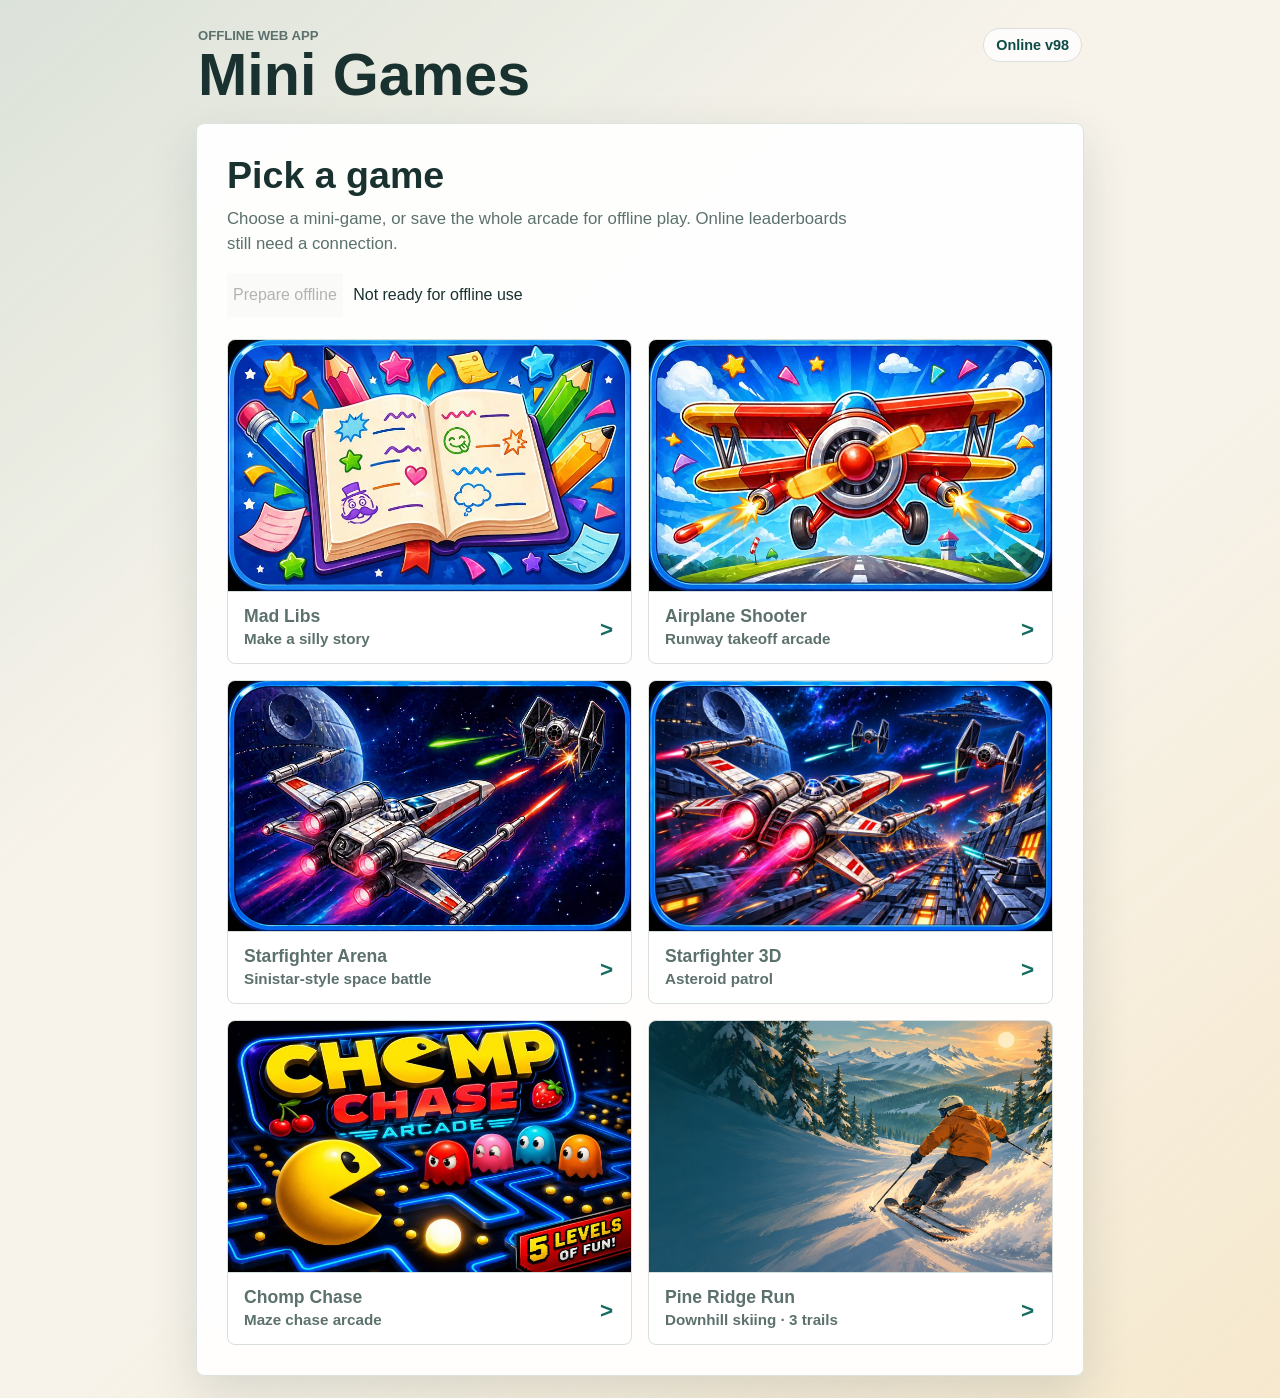
<file: index.html>
<!doctype html>
<html lang="en">
  <head>
    <meta charset="utf-8">
    <meta name="viewport" content="width=device-width, initial-scale=1, maximum-scale=1, user-scalable=no, viewport-fit=cover">
    <meta name="theme-color" content="#146c63">
    <meta name="apple-mobile-web-app-capable" content="yes">
    <meta name="apple-mobile-web-app-title" content="Mini Games">
    <meta name="apple-mobile-web-app-status-bar-style" content="default">
    <title>Mini Games</title>
    <link rel="manifest" href="./manifest.json">
    <link rel="icon" href="./assets/icons/app-icon-192.png" type="image/png">
    <link rel="apple-touch-icon" href="./assets/icons/app-icon-180.png">
    <link rel="stylesheet" href="./styles.css">
    <script type="importmap">
      {
        "imports": {
          "firebase/app": "https://www.gstatic.com/firebasejs/10.12.5/firebase-app.js",
          "firebase/firestore": "https://www.gstatic.com/firebasejs/10.12.5/firebase-firestore.js",
          "three": "./games/starfighter-3d/vendor/three.module.js"
        }
      }
    </script>
    <script type="module" src="./app.js"></script>
  </head>
  <body>
    <div class="app-frame">
      <header class="top-bar">
        <div>
          <p class="eyebrow">Offline web app</p>
          <h1>Mini Games</h1>
        </div>
        <span id="offlineStatus" class="status-pill" aria-live="polite">Ready</span>
      </header>

      <main id="app" class="screen" tabindex="-1"></main>
    </div>
  </body>
</html>
</file>
<file: styles.css>
:root {
  color-scheme: light;
  --bg: #f7f3ea;
  --panel: #ffffff;
  --ink: #19312f;
  --muted: #5c716d;
  --brand: #146c63;
  --brand-dark: #0e4c46;
  --accent: #f2b84b;
  --line: #d9e0dc;
  --shadow: 0 18px 50px rgba(26, 49, 47, 0.14);
  font-family: -apple-system, BlinkMacSystemFont, "Segoe UI", sans-serif;
}

* {
  box-sizing: border-box;
}

[hidden] {
  display: none !important;
}

html {
  min-height: 100%;
  background: var(--bg);
}

body {
  min-height: 100vh;
  margin: 0;
  color: var(--ink);
  background:
    linear-gradient(140deg, rgba(20, 108, 99, 0.12), transparent 36%),
    linear-gradient(320deg, rgba(242, 184, 75, 0.18), transparent 42%),
    var(--bg);
  -webkit-tap-highlight-color: transparent;
  -webkit-touch-callout: none;
}

body.gameplay-scroll-lock {
  position: fixed;
  left: 0;
  right: 0;
  top: var(--gameplay-scroll-offset, 0);
  width: 100%;
  height: 100%;
  overflow: hidden;
  overscroll-behavior: none;
  touch-action: none;
}

button,
input,
select {
  font: inherit;
}

button {
  border: 0;
  -webkit-tap-highlight-color: transparent;
  -webkit-touch-callout: none;
  -webkit-user-select: none;
  user-select: none;
}

.app-frame {
  width: min(100%, 920px);
  min-height: 100vh;
  margin: 0 auto;
  padding: max(18px, env(safe-area-inset-top)) max(16px, env(safe-area-inset-right)) max(22px, env(safe-area-inset-bottom)) max(16px, env(safe-area-inset-left));
}

.top-bar {
  display: flex;
  align-items: flex-start;
  justify-content: space-between;
  gap: 16px;
  padding: 10px 2px 20px;
}

.eyebrow {
  margin: 0 0 4px;
  color: var(--muted);
  font-size: 0.82rem;
  font-weight: 700;
  letter-spacing: 0;
  text-transform: uppercase;
}

h1,
h2,
h3,
p {
  margin-top: 0;
}

h1 {
  margin-bottom: 0;
  font-size: clamp(2rem, 8vw, 3.7rem);
  line-height: 0.95;
}

h2 {
  margin-bottom: 10px;
  font-size: clamp(1.55rem, 5vw, 2.35rem);
}

h3 {
  margin-bottom: 8px;
}

.status-pill {
  flex: 0 0 auto;
  min-height: 34px;
  padding: 8px 12px;
  border: 1px solid var(--line);
  border-radius: 999px;
  background: rgba(255, 255, 255, 0.78);
  color: var(--brand-dark);
  font-size: 0.9rem;
  font-weight: 800;
}

.screen {
  outline: none;
}

.panel {
  width: 100%;
  padding: clamp(18px, 4vw, 30px);
  border: 1px solid rgba(217, 224, 220, 0.9);
  border-radius: 8px;
  background: rgba(255, 255, 255, 0.92);
  box-shadow: var(--shadow);
}

.intro {
  max-width: 620px;
  color: var(--muted);
  font-size: 1.05rem;
  line-height: 1.45;
}

.menu-grid {
  display: grid;
  grid-template-columns: 1fr;
  gap: 16px;
  margin-top: 22px;
}

.menu-button,
.primary-button,
.secondary-button {
  min-height: 54px;
  border-radius: 8px;
  cursor: pointer;
  font-weight: 800;
  touch-action: manipulation;
}

.menu-button {
  position: relative;
  display: flex;
  flex-direction: column;
  align-items: stretch;
  gap: 0;
  width: 100%;
  overflow: hidden;
  padding: 0;
  background: #ffffff;
  color: var(--ink);
  border: 1px solid var(--line);
  text-align: left;
}

.menu-graphic {
  display: block;
  width: 100%;
  aspect-ratio: 8 / 5;
  border: 0;
  border-bottom: 1px solid rgba(25, 49, 47, 0.12);
  border-radius: 0;
  object-fit: cover;
  background: #eef6f3;
}

.menu-button > span {
  display: block;
  min-width: 0;
  padding: 14px 46px 16px 16px;
}

.menu-button strong {
  display: block;
  margin-bottom: 3px;
  font-size: 1.1rem;
}

.menu-button span {
  color: var(--muted);
  font-size: 0.95rem;
  font-weight: 600;
}

.menu-button::after {
  content: ">";
  position: absolute;
  right: 18px;
  bottom: 20px;
  color: var(--brand);
  font-size: 1.4rem;
}

.menu-button:active,
.primary-button:active,
.secondary-button:active {
  transform: scale(0.99);
}

.primary-button {
  padding: 0 20px;
  background: var(--brand);
  color: #ffffff;
}

.secondary-button {
  padding: 0 18px;
  background: #edf5f2;
  color: var(--brand-dark);
  border: 1px solid #cfe2dc;
}

.toolbar {
  display: flex;
  flex-wrap: wrap;
  gap: 10px;
  margin-bottom: 18px;
}

.screen[data-game="mad-libs"] {
  position: relative;
  isolation: isolate;
  min-height: 68vh;
  padding: clamp(8px, 2vw, 18px);
  border-radius: 8px;
  background:
    radial-gradient(circle at 10% 14%, rgba(255, 211, 85, 0.95) 0 5px, transparent 6px),
    radial-gradient(circle at 82% 9%, rgba(63, 214, 170, 0.8) 0 7px, transparent 8px),
    radial-gradient(circle at 92% 66%, rgba(255, 125, 173, 0.9) 0 6px, transparent 7px),
    radial-gradient(circle at 17% 88%, rgba(118, 174, 255, 0.8) 0 8px, transparent 9px),
    linear-gradient(135deg, #fff0a8 0%, #ffd1e4 28%, #bde9ff 60%, #c9f7b5 100%);
  overflow: hidden;
}

.screen[data-game="mad-libs"]::before,
.screen[data-game="mad-libs"]::after {
  content: "";
  position: absolute;
  inset: 0;
  z-index: 0;
  pointer-events: none;
}

.screen[data-game="mad-libs"]::before {
  background:
    linear-gradient(45deg, transparent 0 46%, rgba(255, 255, 255, 0.58) 46% 54%, transparent 54% 100%) 6% 12% / 34px 34px no-repeat,
    linear-gradient(-45deg, transparent 0 46%, rgba(255, 255, 255, 0.58) 46% 54%, transparent 54% 100%) 6% 12% / 34px 34px no-repeat,
    linear-gradient(45deg, transparent 0 46%, rgba(255, 255, 255, 0.52) 46% 54%, transparent 54% 100%) 92% 28% / 28px 28px no-repeat,
    linear-gradient(-45deg, transparent 0 46%, rgba(255, 255, 255, 0.52) 46% 54%, transparent 54% 100%) 92% 28% / 28px 28px no-repeat,
    linear-gradient(45deg, transparent 0 46%, rgba(255, 255, 255, 0.58) 46% 54%, transparent 54% 100%) 84% 88% / 38px 38px no-repeat,
    linear-gradient(-45deg, transparent 0 46%, rgba(255, 255, 255, 0.58) 46% 54%, transparent 54% 100%) 84% 88% / 38px 38px no-repeat;
}

.screen[data-game="mad-libs"]::after {
  background:
    repeating-linear-gradient(90deg, rgba(255, 255, 255, 0.18) 0 8px, transparent 8px 24px),
    repeating-linear-gradient(0deg, rgba(255, 255, 255, 0.12) 0 7px, transparent 7px 28px);
  mix-blend-mode: soft-light;
}

.mad-libs-panel {
  position: relative;
  z-index: 1;
  overflow: hidden;
  border: 3px solid #ffffff;
  background:
    linear-gradient(#ffffff, #ffffff) padding-box,
    linear-gradient(135deg, #ffcf3f, #ff6fb1, #62d8f9, #68d86a) border-box;
  box-shadow: 0 18px 45px rgba(100, 55, 138, 0.18), 0 0 0 8px rgba(255, 255, 255, 0.35);
}

.mad-libs-panel::before {
  content: "";
  position: absolute;
  right: -34px;
  top: -42px;
  width: 160px;
  aspect-ratio: 1;
  border-radius: 50%;
  background: radial-gradient(circle, rgba(255, 207, 63, 0.42), rgba(255, 111, 177, 0.18) 54%, transparent 66%);
  pointer-events: none;
}

.mad-libs-panel h2 {
  color: #8a2a8d;
  text-shadow: 2px 2px 0 #ffe36e;
}

.mad-libs-panel .intro,
.mad-libs-panel .hint {
  color: #33445a;
}

.mad-libs-panel .primary-button {
  background: linear-gradient(135deg, #ff6b54, #d844a9);
  box-shadow: 0 8px 0 #9f2c79;
}

.mad-libs-panel .secondary-button {
  border-color: #ffd064;
  background: #fff6cf;
  color: #7a2a82;
}

.mad-libs-field {
  position: relative;
  padding: 10px;
  border: 2px dashed rgba(255, 159, 52, 0.45);
  border-radius: 8px;
  background: #fffdf3;
}

.mad-libs-field:nth-child(2n) {
  border-color: rgba(57, 190, 148, 0.48);
  background: #f1fff8;
}

.mad-libs-field:nth-child(3n) {
  border-color: rgba(255, 111, 177, 0.48);
  background: #fff3fb;
}

.mad-libs-field.star-blank::after {
  content: "";
  position: absolute;
  right: 13px;
  top: 35px;
  z-index: 1;
  width: 24px;
  aspect-ratio: 1;
  background: #ffb000;
  clip-path: polygon(50% 0, 61% 34%, 98% 35%, 68% 56%, 79% 92%, 50% 70%, 21% 92%, 32% 56%, 2% 35%, 39% 34%);
  filter: drop-shadow(0 2px 0 #ffffff) drop-shadow(0 3px 0 rgba(123, 77, 0, 0.14));
  pointer-events: none;
}

.mad-libs-field.star-blank input {
  padding-right: 42px;
}

.mad-libs-panel .result-story {
  border: 2px dashed #ffbd39;
  background:
    radial-gradient(circle at 98% 12%, rgba(255, 111, 177, 0.25) 0 18px, transparent 19px),
    radial-gradient(circle at 4% 88%, rgba(75, 205, 242, 0.28) 0 22px, transparent 23px),
    #fff9d9;
}

.mad-libs-panel .inserted-word {
  color: #c7288f;
  background: #ffec6e;
  border-radius: 6px;
  padding: 0 4px;
}

.field label {
  color: var(--muted);
  font-size: 0.95rem;
  font-weight: 800;
}

input {
  width: 100%;
  min-height: 52px;
  padding: 12px 14px;
  border: 1px solid var(--line);
  border-radius: 8px;
  background: #ffffff;
  color: var(--ink);
  font-size: 1rem;
}

select {
  width: 100%;
  min-height: 52px;
  padding: 12px 14px;
  border: 1px solid var(--line);
  border-radius: 8px;
  background: #ffffff;
  color: var(--ink);
  font-size: 1rem;
}

.word-grid {
  display: grid;
  grid-template-columns: 1fr;
  gap: 14px;
  margin: 18px 0 20px;
}

.field {
  display: grid;
  gap: 7px;
}

.field small {
  color: var(--muted);
  line-height: 1.35;
}

.result-story {
  margin: 18px 0 20px;
  padding: 18px;
  border-radius: 8px;
  background: #fff8e6;
  border: 1px solid #f1db9d;
  font-size: 1.13rem;
  line-height: 1.65;
}

.inserted-word {
  color: var(--brand-dark);
  font-weight: 900;
}

.history-section {
  margin-top: 24px;
  padding-top: 20px;
  border-top: 1px solid var(--line);
}

.history-list {
  display: grid;
  gap: 12px;
  margin-top: 18px;
}

.history-item {
  display: grid;
  gap: 12px;
  padding: 14px;
  border: 1px solid var(--line);
  border-radius: 8px;
  background: #ffffff;
}

.history-summary {
  display: block;
  width: 100%;
  min-height: 0;
  padding: 0;
  border-radius: 0;
  background: transparent;
  color: var(--ink);
  text-align: left;
  cursor: pointer;
}

.history-item h3 {
  margin-bottom: 6px;
  font-size: 1rem;
}

.history-item span {
  display: block;
  margin-bottom: 6px;
  color: var(--brand-dark);
  font-size: 0.88rem;
  font-weight: 800;
}

.history-item p {
  margin-bottom: 0;
  color: var(--muted);
  line-height: 1.45;
}

.game-panel {
  padding: clamp(10px, 2.4vw, 18px);
}

.air-game.is-gameplay-immersive,
.star-game.is-gameplay-immersive {
  position: fixed;
  z-index: 10000;
  inset: 0;
  width: 100vw;
  height: 100vh;
  height: 100dvh;
  min-height: 100vh;
  min-height: 100dvh;
  padding:
    max(6px, env(safe-area-inset-top))
    max(6px, env(safe-area-inset-right))
    max(6px, env(safe-area-inset-bottom))
    max(6px, env(safe-area-inset-left));
  overflow: hidden;
  overscroll-behavior: none;
  touch-action: none;
}

.air-game.is-gameplay-immersive {
  background: #163b46;
}

.star-game.is-gameplay-immersive {
  background: #050810;
}

.is-gameplay-immersive > .game-header,
.is-gameplay-immersive > .plane-select,
.is-gameplay-immersive > .star-select {
  display: none !important;
}

.is-gameplay-immersive > .flight-deck,
.is-gameplay-immersive > .star-deck {
  display: block !important;
  width: 100%;
  height: 100%;
}

.is-gameplay-immersive .canvas-wrap,
.is-gameplay-immersive .star-canvas-wrap {
  width: 100%;
  max-width: none;
  height: 100%;
  margin: 0;
  overflow: hidden;
  border-radius: 8px;
  background: #050810;
}

.is-gameplay-immersive .flight-canvas,
.is-gameplay-immersive .star-canvas {
  width: 100%;
  height: 100%;
  max-width: none;
  aspect-ratio: auto;
  object-fit: contain;
  box-shadow: none;
}

.is-gameplay-immersive .surface-stats {
  right: max(124px, calc(env(safe-area-inset-right) + 112px));
}

.gameplay-exit-button {
  position: absolute;
  z-index: 30;
  top: max(10px, env(safe-area-inset-top));
  right: max(10px, env(safe-area-inset-right));
  display: none;
  min-height: 42px;
  padding: 8px 12px;
  border: 1px solid rgba(255, 255, 255, 0.4);
  border-radius: 8px;
  background: rgba(7, 18, 25, 0.82);
  color: #ffffff;
  font-weight: 900;
  touch-action: manipulation;
  backdrop-filter: blur(5px);
}

.is-gameplay-immersive .gameplay-exit-button {
  display: block;
}

.pine-cover {
  background-color: #284b60;
  background-image: linear-gradient(90deg, #102b3ca0, transparent 75%), url("./assets/menu/pine-ridge-run.jpg");
  background-position: 58% center;
  background-size: cover;
}

.pine-panel {
  padding: 0;
  overflow: hidden;
  background: #132a37;
  color: #f6f3ea;
  border: 1px solid #2c4653;
  border-radius: 18px;
}

.pine-cover {
  position: relative;
  display: flex;
  min-height: clamp(250px, 43vw, 382px);
  padding: clamp(18px, 4vw, 44px);
  align-items: flex-end;
}

.pine-back {
  position: absolute;
  top: 16px;
  left: 16px;
  padding: 10px 14px;
  min-height: 44px;
  border-radius: 9px;
  background: #162c39;
  color: #f6f3ea;
  cursor: pointer;
}

.pine-title h2 {
  margin: 0;
  color: #fff8e9;
  font-family: Georgia, serif;
  font-size: clamp(3.1rem, 8.9vw, 6.1rem);
  font-weight: 700;
  line-height: 0.85;
  letter-spacing: -0.065em;
  text-shadow: 0 2px 30px #102c3b;
}

.pine-brief {
  padding: clamp(20px, 4vw, 36px);
}

.pine-brief fieldset {
  margin: 0 0 17px;
  padding: 0;
  border: 0;
}

.pine-brief legend {
  margin-bottom: 10px;
  font-weight: 800;
  font-size: 1.05rem;
}

.pine-courses {
  display: grid;
  grid-template-columns: repeat(3, minmax(0, 1fr));
  gap: 8px;
}

.pine-course {
  padding: 12px;
  border: 1px solid #59727b;
  border-radius: 10px;
  background: #1b3745;
  color: #f6f3ea;
  text-align: left;
  cursor: pointer;
}

.pine-course[aria-pressed="true"] {
  background: #324e56;
  border-color: #f2b46f;
  box-shadow: inset 0 -3px #f2b46f;
}

.pine-course > strong,
.pine-course > span {
  display: block;
}

.pine-course > span,
.pine-help {
  color: #bed3d6;
  font-size: 0.83rem;
}

.pine-help {
  margin: 12px 0 0;
}

.pine-launch,
.pine-result-actions {
  display: flex;
  flex-wrap: wrap;
  align-items: center;
  gap: 10px 18px;
}

.pine-primary,
.pine-secondary {
  min-height: 45px;
  padding: 10px 20px;
  border-radius: 8px;
  font-weight: 800;
  cursor: pointer;
}

.pine-primary {
  background: #f4b771;
  color: #202c36;
}

.pine-secondary {
  background: #2d4a58;
  color: #f6f3ea;
}

.pine-play {
  position: relative;
  isolation: isolate;
  width: 100%;
  height: min(76vh, 760px);
  min-height: 260px;
  overflow: hidden;
  background: #426e83;
  touch-action: none;
  overscroll-behavior: none;
  -webkit-user-select: none;
  user-select: none;
}

.pine-play.is-gameplay-immersive {
  position: fixed;
  inset: 0;
  z-index: 10000;
  height: 100vh;
  height: 100dvh;
  min-height: 0;
}

.pine-play:fullscreen {
  width: 100%;
  height: 100%;
}

.pine-slope {
  display: block;
  width: 100%;
  height: 100%;
  outline: none;
  touch-action: none;
}

.pine-hud {
  position: absolute;
  z-index: 3;
  inset: 0 0 auto;
  display: grid;
  grid-template-columns: 1fr auto;
  align-items: start;
  gap: 7px 8px;
  padding: max(10px, env(safe-area-inset-top)) max(10px, env(safe-area-inset-right)) 0 max(10px, env(safe-area-inset-left));
  pointer-events: none;
}

.pine-stats,
.pine-actions {
  display: flex;
  flex-wrap: wrap;
  gap: 5px;
}

.pine-stats > span,
.pine-actions button,
.pine-progress {
  border-radius: 8px;
  background: #142d3ae8;
  color: #fcf6e7;
}

.pine-stats > span {
  display: grid;
  align-content: center;
  min-width: 57px;
  min-height: 45px;
  padding: 4px 9px;
  font-size: clamp(0.78rem, 2.2vw, 1.03rem);
  line-height: 1.12;
  font-variant-numeric: tabular-nums;
  white-space: nowrap;
}

.pine-stats small {
  margin-bottom: 2px;
  color: #bcd3d9;
  font-size: 0.65rem;
}

.pine-actions button {
  min-height: 45px;
  min-width: 44px;
  padding: 4px 10px;
  font-size: 0.82rem;
  font-weight: 750;
  cursor: pointer;
  pointer-events: auto;
}

.pine-progress {
  grid-column: 1 / -1;
  justify-self: center;
  width: min(100%, 390px);
  display: grid;
  grid-template-columns: auto 1fr auto;
  align-items: center;
  gap: 8px;
  padding: 5px 9px;
  font-size: 0.73rem;
  font-weight: 700;
  white-space: nowrap;
}

.pine-progress progress {
  width: 100%;
  height: 6px;
  border: 0;
  border-radius: 4px;
  overflow: hidden;
  background: #507482;
  accent-color: #f4b771;
}

.pine-progress progress::-webkit-progress-bar { background: #507482; }
.pine-progress progress::-webkit-progress-value { background: #f4b771; }
.pine-progress progress::-moz-progress-bar { background: #f4b771; }

.pine-callout {
  position: absolute;
  z-index: 2;
  top: 27%;
  left: 50%;
  transform: translate(-50%, -50%);
  max-width: 90%;
  padding: 6px 13px;
  border-radius: 8px;
  background: #173746ed;
  color: #fff5da;
  font-weight: 850;
  font-size: clamp(0.86rem, 3vw, 1.28rem);
  text-align: center;
  white-space: nowrap;
  pointer-events: none;
}

.pine-callout.is-countdown {
  top: 48%;
  padding: 12px 25px;
  border: 1px solid #f4b771;
  font-family: Georgia, serif;
  font-size: clamp(3rem, 12vh, 6rem);
  line-height: 1;
}

.pine-drive {
  position: absolute;
  z-index: 1;
  inset: auto max(12px, env(safe-area-inset-right)) max(14px, env(safe-area-inset-bottom)) max(12px, env(safe-area-inset-left));
  display: flex;
  justify-content: space-between;
  pointer-events: none;
}

.pine-drive button {
  min-width: clamp(71px, 11vw, 104px);
  min-height: clamp(52px, 8vh, 65px);
  border-radius: 12px;
  padding: 8px 14px;
  background: #143544;
  color: #fff7e8;
  font-weight: 850;
  cursor: pointer;
  pointer-events: auto;
  touch-action: none;
}

.pine-drive .pine-jump {
  background: #f4b771;
  color: #202c36;
}

.pine-drive button:active,
.pine-drive button.is-held {
  transform: translateY(2px);
  box-shadow: inset 0 0 0 2px #eabe86;
}

.pine-air {
  position: absolute;
  z-index: 2;
  bottom: calc(max(14px, env(safe-area-inset-bottom)) + clamp(59px, 9vh, 75px));
  left: 50%;
  width: min(350px, calc(100% - 24px));
  transform: translateX(-50%);
  border-radius: 11px;
  padding: 7px;
  background: #142d3af2;
  color: #fcf6e7;
}

.pine-air-status {
  display: grid;
  grid-template-columns: auto 1fr;
  align-items: center;
  gap: 8px;
  padding: 1px 4px 6px;
  font-size: 0.72rem;
  font-weight: 800;
}

.pine-air-status progress {
  width: 100%;
  height: 6px;
  border: 0;
  border-radius: 4px;
  overflow: hidden;
  background: #507482;
  accent-color: #f4b771;
}

.pine-air-status progress::-webkit-progress-bar { background: #507482; }
.pine-air-status progress::-webkit-progress-value { background: #f4b771; }
.pine-air-status progress::-moz-progress-bar { background: #f4b771; }

.pine-tricks {
  display: grid;
  grid-template-columns: repeat(3, minmax(0, 1fr));
  gap: 5px;
}

.pine-tricks button {
  display: grid;
  place-content: center;
  min-height: 47px;
  padding: 4px 2px;
  border: 1px solid #729597;
  border-radius: 7px;
  background: #315661;
  color: #fffaef;
  cursor: pointer;
  touch-action: none;
  font-size: clamp(0.73rem, 2.2vw, 0.87rem);
}

.pine-tricks small {
  color: #d1e8e8;
  font-size: 0.68rem;
}

.pine-tricks .is-risky {
  background: #693d3a;
  border-color: #d58e75;
}

.pine-tricks .is-risky small {
  color: #ffddc8;
}

.pine-tricks button:disabled {
  opacity: 0.53;
  cursor: default;
}

.pine-tricks button.is-selected {
  opacity: 1;
  border-color: #f4b771;
  box-shadow: inset 0 -2px #f4b771;
}

@media (min-width: 660px) {
  .pine-air {
    bottom: max(14px, env(safe-area-inset-bottom));
  }
}

.pine-actions button:disabled,
.pine-drive button:disabled {
  visibility: hidden;
}

.pine-overlay {
  position: absolute;
  z-index: 2;
  inset: 0;
  display: grid;
  place-items: center;
  grid-template-rows: minmax(0, 1fr);
  background: #122b39a6;
  padding: 14px;
}

.pine-dialog {
  width: min(390px, 100%);
  max-height: 100%;
  overflow: auto;
  overscroll-behavior: contain;
  touch-action: pan-y;
  padding: clamp(16px, 4vw, 28px);
  border: 1px solid #759099;
  border-radius: 14px;
  background: #132e3b;
  color: #f7f2e5;
  text-align: center;
}

.pine-dialog h3 {
  margin-bottom: 7px;
  font-family: Georgia, serif;
  font-size: clamp(1.4rem, 6vw, 2.5rem);
}

.pine-result-actions {
  justify-content: center;
}

.pine-save-form {
  display: flex;
  flex-wrap: wrap;
  align-items: flex-end;
  justify-content: center;
  gap: 8px;
  margin: 12px 0;
}

.pine-save-form label { flex: 1 1 120px; min-width: 0; text-align: left; }

.pine-save-form input {
  display: block;
  width: 100%;
  min-height: 45px;
  padding: 8px;
  margin-top: 3px;
  border: 1px solid #759099;
  border-radius: 8px;
  background: #0b2029;
  color: #f7f2e5;
  font-size: 16px;
  -webkit-user-select: text;
  user-select: text;
}

.pine-board {
  margin-top: 18px;
  padding: 14px;
  border: 1px solid #597684;
  border-radius: 10px;
  background: #132e3b;
  color: #f7f2e5;
}

.pine-board h3 { margin: 0 0 8px; }
.pine-board p { margin: 0 0 8px; color: #dae7e5; }
.pine-score-table { width: 100%; border-collapse: collapse; }
.pine-score-table :is(th, td) {
  padding: 7px 5px;
  border-bottom: 1px solid #567482;
  text-align: left;
  overflow-wrap: anywhere;
}
.pine-score-table :is(th, td):last-child { text-align: right; font-variant-numeric: tabular-nums; }
.pine-score-table tr.is-recent { background: #f4b771; color: #202c36; font-weight: 800; }

@media (max-width: 480px) {
  .pine-courses { grid-template-columns: 1fr; }
  .pine-course { display: flex; align-items: center; justify-content: space-between; gap: 6px; }
  .pine-stats > span { min-width: 0; padding-inline: 6px; }
  .pine-actions button { padding-inline: 7px; }
}

.game-header {
  display: grid;
  gap: 12px;
  margin-bottom: 14px;
}

.game-stats {
  display: flex;
  flex-wrap: wrap;
  gap: 8px;
}

.game-stats span {
  min-height: 36px;
  padding: 8px 10px;
  border: 1px solid var(--line);
  border-radius: 8px;
  background: #ffffff;
  color: var(--muted);
  font-weight: 800;
}

.game-stats strong {
  color: var(--ink);
}

.surface-stats {
  position: absolute;
  top: 10px;
  left: 10px;
  right: 10px;
  z-index: 2;
  gap: 5px;
  pointer-events: none;
}

.surface-stats span {
  min-height: 30px;
  padding: 6px 8px;
  background: rgba(255, 255, 255, 0.82);
  border-color: rgba(25, 49, 47, 0.24);
  color: #19312f;
  font-size: 0.78rem;
  backdrop-filter: blur(4px);
}

.layout-toggle {
  display: flex;
  flex-wrap: wrap;
  gap: 8px;
  margin: 0 0 16px;
}

.layout-toggle .is-selected {
  background: var(--brand);
  color: #ffffff;
  border-color: var(--brand-dark);
}

.plane-select {
  display: grid;
  gap: 14px;
}

.plane-choice-grid {
  display: grid;
  grid-template-columns: 1fr;
  gap: 10px;
}

.plane-choice {
  display: grid;
  grid-template-columns: 96px 1fr;
  align-items: center;
  gap: 4px 12px;
  min-height: 104px;
  padding: 12px;
  border: 2px solid var(--line);
  border-radius: 8px;
  background: #ffffff;
  color: var(--ink);
  text-align: left;
}

.plane-choice.is-selected {
  border-color: var(--brand);
  background: #edf8f5;
}

.plane-choice strong,
.plane-choice span {
  grid-column: 2;
}

.plane-choice span {
  color: var(--muted);
  font-size: 0.92rem;
  font-weight: 700;
}

.plane-preview {
  grid-row: 1 / span 2;
  width: 96px;
  height: 70px;
  border-radius: 8px;
  background: #eaf4f7;
}

.stage-picker {
  display: grid;
  gap: 7px;
  color: var(--muted);
  font-weight: 800;
}

.stage-picker span {
  font-size: 0.95rem;
}

.flight-deck {
  position: relative;
  display: block;
}

.canvas-wrap {
  position: relative;
  width: min(100%, 560px);
  margin: 0 auto;
}

.air-game[data-layout="landscape"] .canvas-wrap {
  width: min(100%, 920px);
}

.flight-canvas {
  display: block;
  width: 100%;
  aspect-ratio: 26 / 31;
  border: 4px solid #19312f;
  border-radius: 8px;
  background: #7fc7ff;
  box-shadow: 0 14px 38px rgba(25, 49, 47, 0.2);
  touch-action: none;
}

.air-game[data-layout="landscape"] .flight-canvas {
  aspect-ratio: 16 / 9;
}

.air-game.is-gameplay-immersive[data-layout="landscape"] .canvas-wrap {
  width: 100%;
  max-width: none;
  height: 100%;
}

.air-game.is-gameplay-immersive[data-layout="landscape"] .flight-canvas {
  width: 100%;
  height: 100%;
  aspect-ratio: auto;
  object-fit: fill;
}

.air-game[data-layout="landscape"] .left-pad {
  width: min(32%, 210px);
}

.air-game[data-layout="landscape"] .right-pad {
  width: min(30%, 190px);
}

.air-game[data-layout="landscape"] .game-message {
  left: 50%;
  top: 50px;
  right: auto;
  bottom: auto;
  width: min(42%, 360px);
  transform: translateX(-50%);
}

.air-game[data-layout="landscape"] .game-message.is-visible {
  transform: translateX(-50%) translateY(0);
}

.flight-controls {
  position: absolute;
  inset: auto 10px 10px;
  z-index: 2;
  display: flex;
  align-items: end;
  justify-content: space-between;
  gap: 10px;
  pointer-events: none;
  touch-action: none;
  -webkit-touch-callout: none;
  -webkit-user-select: none;
  user-select: none;
}

.control-pad {
  display: grid;
  gap: 10px;
  pointer-events: auto;
}

.left-pad {
  grid-template-columns: 1fr 1fr;
  width: min(46%, 202px);
}

.right-pad {
  grid-template-columns: 1fr 48px;
  align-items: stretch;
  width: min(42%, 174px);
}

.control-button {
  position: relative;
  min-height: 60px;
  border-radius: 12px;
  background:
    linear-gradient(145deg, rgba(255, 255, 255, 0.94), rgba(203, 222, 226, 0.86));
  border: 2px solid rgba(25, 49, 47, 0.4);
  color: var(--ink);
  box-shadow:
    inset 0 2px 0 rgba(255, 255, 255, 0.85),
    0 5px 0 rgba(22, 36, 38, 0.38),
    0 10px 24px rgba(0, 0, 0, 0.22);
  font-size: 1.8rem;
  font-weight: 900;
  touch-action: none;
  user-select: none;
  -webkit-user-select: none;
  -webkit-touch-callout: none;
  -webkit-tap-highlight-color: transparent;
  backdrop-filter: blur(4px);
}

.left-pad .control-button {
  min-height: 76px;
  overflow: hidden;
  color: transparent;
  background:
    radial-gradient(circle at 50% 25%, rgba(255,255,255,0.95), transparent 22%),
    linear-gradient(145deg, rgba(241, 248, 247, 0.96), rgba(144, 178, 184, 0.92));
}

.left-pad .control-button::before {
  content: "";
  position: absolute;
  inset: 17px 15px;
  background: #173331;
  filter: drop-shadow(0 2px 0 rgba(255,255,255,0.45));
}

.left-pad .control-button[data-hold="left"]::before {
  clip-path: polygon(0 50%, 42% 8%, 42% 32%, 100% 32%, 100% 68%, 42% 68%, 42% 92%);
}

.left-pad .control-button[data-hold="right"]::before {
  clip-path: polygon(100% 50%, 58% 8%, 58% 32%, 0 32%, 0 68%, 58% 68%, 58% 92%);
}

.left-pad .control-button::after {
  content: "";
  position: absolute;
  left: 18px;
  right: 18px;
  bottom: 10px;
  height: 5px;
  border-radius: 999px;
  background: rgba(20, 108, 99, 0.38);
}

.small-control {
  min-height: 42px;
  border-radius: 10px;
  font-size: 0.78rem;
}

.fire-control {
  grid-column: 1 / span 2;
  position: relative;
  min-height: 64px;
  background:
    radial-gradient(circle at 50% 32%, rgba(255,255,255,0.4), transparent 24%),
    linear-gradient(145deg, #e54b42, #9f2020);
  color: #ffffff;
  border-color: #771818;
  font-size: 1.02rem;
  text-transform: uppercase;
}

.fire-control::before {
  content: "";
  display: inline-block;
  width: 34px;
  height: 18px;
  margin-right: 8px;
  vertical-align: -4px;
  background:
    linear-gradient(#263238, #263238) 4px 7px / 28px 5px no-repeat,
    radial-gradient(circle at 6px 9px, #dfe8ea 0 5px, #263238 6px 8px, transparent 9px);
}

.throttle-stick {
  grid-row: 1 / span 2;
  display: grid;
  gap: 5px;
  padding: 7px;
  border-radius: 14px;
  border: 2px solid #30373d;
  background:
    linear-gradient(90deg, rgba(255,255,255,0.1), transparent 26%),
    #172126;
  box-shadow:
    inset 0 0 0 2px rgba(255,255,255,0.08),
    0 5px 0 rgba(22, 36, 38, 0.38);
}

.throttle-stick span {
  width: 100%;
  min-height: 16px;
  border-radius: 999px;
  background: #354148;
  border: 1px solid rgba(255,255,255,0.12);
}

.throttle-stick span.is-on {
  background: linear-gradient(#ffe08d, var(--accent));
  box-shadow: 0 0 10px rgba(242, 184, 75, 0.78);
}

.game-message {
  position: absolute;
  left: 50%;
  top: 54px;
  bottom: auto;
  z-index: 2;
  display: grid;
  gap: 2px;
  width: min(72%, 340px);
  padding: 8px 10px;
  border-radius: 8px;
  background: rgba(255, 248, 230, 0.24);
  border: 1px solid rgba(255, 248, 230, 0.38);
  color: #19312f;
  opacity: 0;
  pointer-events: none;
  text-align: center;
  transform: translateX(-50%) translateY(-6px);
  transition: opacity 160ms ease, transform 160ms ease;
}

.game-message.is-visible {
  opacity: 1;
  transform: translateX(-50%) translateY(0);
}

.game-message span {
  color: #304c49;
  line-height: 1.35;
}

.game-overlay {
  position: absolute;
  inset: 0;
  display: grid;
  place-items: center;
  padding: 16px;
  border-radius: 8px;
  background: rgba(10, 22, 26, 0.44);
  z-index: 20;
}

.air-game {
  position: relative;
}

.air-panel {
  padding: 0;
  overflow: hidden;
  border: 1px solid #314b5b;
  border-radius: 16px;
  background: #142d3c;
  color: #f8f3e4;
}

.air-panel .air-hangar {
  display: flex;
  flex-direction: column;
  align-items: stretch;
  justify-content: space-between;
  min-height: clamp(200px, 35vw, 326px);
  margin: 0;
  padding: clamp(14px, 3.4vw, 34px);
  background:
    linear-gradient(90deg, #0d263ce8, #15364c69 56%, #17334630),
    linear-gradient(0deg, #142d3c, #142d3c00 63%),
    url("./assets/menu/airplane-shooter.jpg") 73% 48% / cover;
}

.air-hangar-nav {
  display: flex;
  flex-wrap: wrap;
  justify-content: space-between;
  gap: 7px;
}

.air-panel .air-hangar-nav button {
  min-height: 44px;
  padding: 7px 13px;
  border: 1px solid #85a6b685;
  background: #143648db;
  color: #faf1d9;
}

.air-panel .air-hangar h2 {
  margin: 24px 0 6px;
  color: #fff1d3;
  font-family: Georgia, serif;
  font-size: clamp(2.65rem, 7vw, 5rem);
  letter-spacing: -0.065em;
  line-height: 0.97;
  text-shadow: 0 2px 21px #132f42;
}

.air-panel .air-hangar .intro {
  margin: 0;
  color: #dae9e9;
  font-size: clamp(0.88rem, 2.4vw, 1.07rem);
}

.air-panel .plane-select {
  gap: 12px;
  padding: clamp(15px, 3vw, 29px);
}

.air-panel .plane-select h3,
.air-controls-note {
  margin: 0;
}

.air-panel .plane-choice {
  min-height: 114px;
  border: 1px solid #5f8190;
  border-radius: 10px;
  background: #203c4b;
  color: #f7f2e9;
}

.air-panel .plane-choice.is-selected {
  border-color: #efb575;
  box-shadow: inset 0 -3px #efb575;
  background: #344e58;
}

.air-panel .plane-choice span,
.air-panel .stage-picker,
.air-controls-note {
  color: #bed3da;
}

.air-panel .plane-select .primary-button {
  justify-self: start;
  padding-inline: 24px;
  border: 1px solid #f1b574;
  background: #f1b574;
  color: #263545;
}

.air-controls-note {
  font-size: 0.86rem;
}

.air-panel .air-game.is-gameplay-immersive {
  padding: 0;
  background: #142d3c;
}

.air-panel .air-game.is-gameplay-immersive .canvas-wrap,
.air-panel .flight-canvas {
  border: 0;
  border-radius: 0;
  outline: none;
}

.air-hud {
  position: absolute;
  z-index: 22;
  top: max(10px, env(safe-area-inset-top));
  left: max(10px, env(safe-area-inset-left));
  right: max(10px, env(safe-area-inset-right));
  display: grid;
  grid-template-columns: minmax(0, 1fr) auto;
  align-items: start;
  gap: 6px;
  pointer-events: none;
}

.air-hud-stats,
.air-hud-actions {
  display: flex;
  flex-wrap: wrap;
  gap: 5px;
}

.air-hud-stats > span,
.air-flight-button,
.air-route {
  border-radius: 8px;
  background: #152e3eeb;
  color: #fff4da;
}

.air-hud-stats > span {
  display: grid;
  align-content: center;
  min-height: 44px;
  padding: 4px 8px;
  line-height: 1.1;
  font-variant-numeric: tabular-nums;
}

.air-hud-stats small {
  color: #b9d4db;
  font-size: 0.66rem;
}

.air-hud-stats strong {
  font-size: clamp(0.77rem, 2.3vw, 1rem);
}

.air-flight-button {
  min-width: 44px;
  min-height: 44px;
  padding-inline: 9px;
  font-size: 0.8rem;
  font-weight: 800;
  pointer-events: auto;
  cursor: pointer;
}

.air-flight-button:disabled {
  visibility: hidden;
}

.air-route {
  grid-column: 1 / -1;
  justify-self: center;
  display: grid;
  grid-template-columns: auto 1fr auto;
  align-items: center;
  gap: 8px;
  width: min(100%, 375px);
  padding: 5px 9px;
  font-size: 0.75rem;
  font-weight: 750;
}

.air-route progress,
.air-heat progress {
  width: 100%;
  height: 6px;
  border: 0;
  border-radius: 5px;
  overflow: hidden;
  background: #496876;
  accent-color: #f1b574;
}

.air-route progress::-webkit-progress-bar,
.air-heat progress::-webkit-progress-bar { background: #496876; }
.air-route progress::-webkit-progress-value,
.air-heat progress::-webkit-progress-value { background: #f1b574; }
.air-route progress::-moz-progress-bar,
.air-heat progress::-moz-progress-bar { background: #f1b574; }

.air-panel .flight-controls {
  inset: auto max(10px, env(safe-area-inset-right)) max(10px, env(safe-area-inset-bottom)) max(10px, env(safe-area-inset-left));
}

.air-panel .control-pad {
  gap: 5px;
}

.air-panel .control-button {
  border: 1px solid #627f8c;
  border-radius: 9px;
  background: #183547ed;
  color: #fff2db;
  box-shadow: none;
  cursor: pointer;
}

.air-panel .left-pad .control-button {
  min-height: clamp(51px, 10vw, 72px);
  font-size: 1.65rem;
}

.air-panel .left-pad .control-button::before,
.air-panel .left-pad .control-button::after,
.air-panel .fire-control::before {
  content: none;
}

.air-panel .control-button:active {
  background: #345967;
  border-color: #f1b574;
}

.air-panel .throttle-stick {
  grid-column: 2;
  min-width: 0;
  gap: 4px;
  padding: 6px;
  border-radius: 9px;
  border: 1px solid #627f8c;
  box-shadow: none;
  background: #142e40;
}

.air-panel .throttle-stick span {
  min-height: 10px;
}

.air-fire {
  grid-column: 1 / -1;
  align-self: end;
  display: grid;
  gap: 3px;
}

.air-panel .fire-control {
  grid-column: 1;
  min-height: 50px;
  border: 1px solid #ffe0a0;
  background: #f1b574;
  color: #242e3b;
  font-size: 0.87rem;
}

.air-panel .fire-control.is-firing {
  background: #ffdba0;
}

.air-panel .fire-control.is-hot {
  border-color: #e0a18f;
  background: #763d3b;
  color: #fff0dc;
}

.air-heat {
  display: grid;
  grid-template-columns: auto 1fr;
  align-items: center;
  gap: 5px;
  padding: 3px 6px;
  border-radius: 6px;
  background: #152e3eeb;
  color: #fff4da;
  font-size: 0.69rem;
}

.air-panel .air-game[data-layout="landscape"] .game-message {
  top: max(88px, calc(env(safe-area-inset-top) + 80px));
  width: min(68%, 360px);
  padding: 6px 9px;
  border: 1px solid #95acb473;
  background: #142e3eed;
  color: #fff1d4;
  font-size: clamp(0.75rem, 2vw, 0.92rem);
}

.air-panel .game-message span {
  color: #d1e4e9;
}

.air-panel .game-overlay {
  background: #10283799;
}

.air-panel .is-flight-overlay {
  padding-block: clamp(20px, 9vh, 68px);
}

.air-panel .overlay-card {
  max-height: 100%;
  overflow: auto;
  overscroll-behavior: contain;
}

@media (max-width: 540px) {
  .air-panel .air-game[data-layout="landscape"] .right-pad {
    width: min(39%, 140px);
    grid-template-columns: minmax(0, 1fr) 26px;
  }
  .air-panel .air-game[data-layout="landscape"] .left-pad {
    width: min(39%, 140px);
  }
  .air-hud-stats > span { padding-inline: 6px; }
  .air-hud-actions { gap: 3px; }
}

.overlay-card {
  display: grid;
  gap: 12px;
  width: min(100%, 320px);
  padding: 18px;
  border-radius: 8px;
  background: #ffffff;
  box-shadow: 0 20px 50px rgba(0, 0, 0, 0.25);
  text-align: center;
  pointer-events: auto;
}

.overlay-card h3,
.overlay-card p,
.overlay-detail {
  margin-bottom: 0;
}

.overlay-detail {
  color: var(--muted);
  line-height: 1.45;
}

.score-breakdown {
  display: grid;
  gap: 8px;
  margin: 0;
  text-align: left;
}

.score-breakdown div {
  display: grid;
  grid-template-columns: 1fr auto;
  gap: 12px;
  align-items: baseline;
}

.score-breakdown dt,
.score-breakdown dd {
  margin: 0;
}

.score-breakdown dd {
  color: var(--ink);
  font-weight: 900;
}

.score-total {
  margin-top: 6px;
  padding-top: 10px;
  border-top: 1px solid var(--line);
  color: var(--ink);
  font-size: 1.18rem;
  font-weight: 900;
}

.final-score-form {
  display: grid;
  gap: 10px;
  margin-top: 10px;
  text-align: left;
}

.final-score-form label {
  display: grid;
  gap: 6px;
  color: var(--muted);
  font-weight: 800;
}

.leaderboard-table {
  width: 100%;
  border-collapse: collapse;
  overflow: hidden;
  border-radius: 8px;
  background: #f7fbfa;
  font-size: 0.9rem;
  text-align: left;
}

.leaderboard-table th,
.leaderboard-table td {
  padding: 8px 7px;
  border-bottom: 1px solid var(--line);
}

.leaderboard-table th {
  color: var(--ink);
}

.leaderboard-table td:nth-child(1),
.leaderboard-table td:nth-child(3),
.leaderboard-table td:nth-child(4) {
  font-weight: 900;
}

.leaderboard-table tr.is-new-score td {
  background: #fff3c7;
  border-top: 1px solid #e1b744;
  border-bottom: 1px solid #e1b744;
  color: var(--ink);
}

.leaderboard-table tr.is-new-score td:first-child {
  border-left: 3px solid #d89b12;
}

.new-score-badge {
  display: inline-block;
  margin-left: 6px;
  padding: 2px 6px;
  border-radius: 999px;
  background: #d89b12;
  color: #ffffff;
  font-size: 0.68rem;
  font-weight: 900;
  letter-spacing: 0;
  vertical-align: middle;
}

.leaderboard-table .score-divider td {
  height: 8px;
  padding: 0;
  border-bottom: 0;
  background: transparent;
}

.danger-button {
  border-color: #e0a3a3;
  background: #fff0f0;
  color: #8f1f24;
}

.overlay-actions {
  display: grid;
  gap: 8px;
}

.hint {
  color: var(--muted);
  line-height: 1.45;
}

@media (min-width: 680px) {
  .menu-grid {
    grid-template-columns: repeat(2, minmax(0, 1fr));
  }

  .word-grid {
    grid-template-columns: repeat(2, minmax(0, 1fr));
  }

  .history-item {
    grid-template-columns: 1fr auto;
    align-items: center;
  }

  .game-header {
    grid-template-columns: 1fr auto;
    align-items: start;
  }

  .plane-choice-grid {
    grid-template-columns: repeat(3, minmax(0, 1fr));
  }

  .plane-choice {
    grid-template-columns: 1fr;
    justify-items: center;
    text-align: center;
  }

  .plane-choice strong,
  .plane-choice span {
    grid-column: auto;
  }

  .plane-preview {
    grid-row: auto;
  }
}

@media (min-width: 860px) {
  .air-game[data-layout="landscape"] .flight-deck {
    display: block;
  }

  .air-game[data-layout="landscape"] .game-message {
    width: min(36%, 360px);
  }
}

@media (orientation: landscape) and (max-height: 520px) {
  .app-frame {
    width: 100%;
    padding: max(6px, env(safe-area-inset-top)) max(8px, env(safe-area-inset-right)) max(8px, env(safe-area-inset-bottom)) max(8px, env(safe-area-inset-left));
  }

  .top-bar {
    padding: 2px 0 6px;
  }

  .top-bar h1 {
    font-size: 1.35rem;
  }

  .eyebrow {
    display: none;
  }

  .status-pill {
    min-height: 28px;
    padding: 5px 9px;
    font-size: 0.78rem;
  }

  .game-panel {
    padding: 8px;
  }

  .game-header,
  .layout-toggle {
    margin-bottom: 8px;
  }

  .game-header .intro {
    display: none;
  }

  .game-header h2 {
    margin-bottom: 0;
    font-size: 1.25rem;
  }
}

.star-panel {
  background: rgba(8, 13, 27, 0.96);
  color: #eef6ff;
  border-color: rgba(124, 168, 210, 0.3);
}

.star-panel .intro,
.star-select h3 {
  color: #b9c8d6;
}

.star-select,
.starship-choice-grid,
.star-difficulty,
.star-difficulty-grid {
  display: grid;
  gap: 14px;
}

.star-difficulty-grid {
  grid-template-columns: repeat(4, minmax(0, 1fr));
}

.star-difficulty-choice {
  display: grid;
  place-items: center;
  gap: 2px;
  min-height: 64px;
  padding: 8px;
  border: 2px solid rgba(139, 166, 195, 0.46);
  border-radius: 8px;
  background: #101a2d;
  color: #eef6ff;
}

.star-difficulty-choice.is-selected {
  border-color: #ffce62;
  background: #18233a;
}

.star-difficulty-choice strong {
  font-size: 1.25rem;
}

.star-difficulty-choice span,
.star-test-note {
  color: #aebdca;
  font-weight: 800;
}

.starship-choice {
  display: grid;
  grid-template-columns: 112px 1fr;
  align-items: center;
  gap: 4px 14px;
  min-height: 112px;
  padding: 12px;
  border: 2px solid rgba(139, 166, 195, 0.46);
  border-radius: 8px;
  background: #101a2d;
  color: #eef6ff;
  text-align: left;
}

.starship-choice.is-selected {
  border-color: #ffce62;
  background: #18233a;
}

.starship-choice strong,
.starship-choice span {
  grid-column: 2;
}

.starship-choice span {
  color: #aebdca;
  font-size: 0.92rem;
  font-weight: 700;
}

.starship-preview {
  grid-row: 1 / span 2;
  width: 112px;
  height: 72px;
  border-radius: 8px;
  background: #08101e;
}

.star-deck {
  position: relative;
}

.star-canvas-wrap {
  position: relative;
  width: min(100%, 900px);
  margin: 0 auto;
  touch-action: none;
  overscroll-behavior: contain;
  -webkit-user-select: none;
  user-select: none;
}

.star-canvas {
  display: block;
  width: 100%;
  aspect-ratio: 45 / 28;
  border: 4px solid #26354d;
  border-radius: 8px;
  background: #050810;
  box-shadow: 0 18px 44px rgba(0, 0, 0, 0.42);
  touch-action: none;
}

.star-stats span {
  background: rgba(8, 13, 27, 0.72);
  border-color: rgba(142, 231, 255, 0.24);
  color: #b9c8d6;
}

.star-stats strong {
  color: #ffffff;
}

.star-panel .game-overlay {
  align-items: end;
  justify-items: center;
  padding-top: 76px;
}

.star-panel .overlay-card {
  margin-bottom: 12px;
  background: rgba(13, 21, 36, 0.94);
  border: 1px solid rgba(142, 231, 255, 0.26);
  color: #eef6ff;
}

.star-panel .overlay-detail,
.star-panel .final-score-form label {
  color: #c8d6e3;
}

.star-panel .leaderboard-table {
  background: rgba(6, 13, 25, 0.72);
}

.star-panel .leaderboard-table th,
.star-panel .leaderboard-table td {
  border-color: rgba(142, 231, 255, 0.18);
}

.star-panel .leaderboard-table th {
  color: #ffffff;
}

.star-panel .leaderboard-table tr.is-new-score td {
  background: rgba(255, 206, 98, 0.18);
  border-top: 1px solid rgba(255, 206, 98, 0.62);
  border-bottom: 1px solid rgba(255, 206, 98, 0.62);
  color: #fff7dd;
}

.star-panel .leaderboard-table tr.is-new-score td:first-child {
  border-left: 3px solid #ffce62;
}

.star-panel .new-score-badge {
  background: #ffce62;
  color: #2b1d05;
}

.star-panel .danger-button {
  border-color: rgba(255, 108, 93, 0.42);
  background: rgba(112, 25, 30, 0.42);
  color: #ffd9d4;
}

.star-controls {
  position: absolute;
  inset: auto 12px 12px;
  z-index: 3;
  display: flex;
  align-items: end;
  justify-content: space-between;
  gap: 12px;
  pointer-events: none;
  touch-action: none;
  -webkit-user-select: none;
  user-select: none;
}

.star-joystick {
  position: relative;
  width: clamp(150px, 32vw, 214px);
  aspect-ratio: 1;
  border: 2px solid rgba(142, 231, 255, 0.42);
  border-radius: 50%;
  background:
    radial-gradient(circle at 50% 50%, rgba(142, 231, 255, 0.16), transparent 34%),
    rgba(7, 15, 29, 0.72);
  box-shadow: inset 0 0 0 2px rgba(255, 255, 255, 0.06), 0 12px 30px rgba(0, 0, 0, 0.38);
  pointer-events: auto;
  backdrop-filter: blur(5px);
}

.star-joystick span {
  position: absolute;
  left: 50%;
  top: 50%;
  width: 40%;
  aspect-ratio: 1;
  border-radius: 50%;
  background: linear-gradient(145deg, #f4fbff, #6ca3c7);
  border: 2px solid rgba(4, 10, 18, 0.7);
  box-shadow: 0 8px 18px rgba(0, 0, 0, 0.34), inset 0 3px 0 rgba(255, 255, 255, 0.7);
  transform: translate(-50%, -50%);
}

.star-action-pad {
  display: grid;
  grid-template-columns: 1fr;
  gap: 10px;
  width: min(40%, 190px);
  pointer-events: auto;
}

.star-fire-button,
.star-torpedo-button {
  min-height: 58px;
  border-radius: 8px;
  color: #ffffff;
  font-weight: 900;
  text-transform: uppercase;
  touch-action: none;
  -webkit-user-select: none;
  user-select: none;
  box-shadow: 0 6px 0 rgba(0, 0, 0, 0.36), 0 14px 26px rgba(0, 0, 0, 0.28);
}

.star-fire-button {
  background: linear-gradient(145deg, #ff5a4f, #a61f26);
  border: 2px solid #70151b;
}

.star-torpedo-button {
  background: linear-gradient(145deg, #ffce62, #b96d21);
  border: 2px solid #7a4316;
}

.star-torpedo-button:disabled {
  background: linear-gradient(145deg, rgba(154, 166, 178, 0.82), rgba(69, 78, 90, 0.88));
  border-color: #4a5562;
  color: rgba(255, 255, 255, 0.58);
  box-shadow: none;
}

.star-message {
  background: rgba(8, 13, 27, 0.78);
  border-color: rgba(142, 231, 255, 0.3);
  color: #eef6ff;
}

.star-message span {
  color: #c8d6e3;
}

@media (min-width: 720px) {
  .starship-choice-grid {
    grid-template-columns: repeat(2, minmax(0, 1fr));
  }

  .starship-choice {
    grid-template-columns: 1fr;
    justify-items: center;
    text-align: center;
  }

  .starship-choice strong,
  .starship-choice span {
    grid-column: auto;
  }

  .starship-preview {
    grid-row: auto;
  }
}

@media (max-width: 520px) {
  .star-canvas {
    aspect-ratio: 10 / 13;
  }

  .star-controls {
    inset: auto 8px 8px;
  }

  .star-joystick {
    width: clamp(142px, 44vw, 184px);
  }

  .star-action-pad {
    width: min(44%, 160px);
  }

  .star-fire-button,
  .star-torpedo-button {
    min-height: 52px;
    font-size: 0.8rem;
  }
}

.sf3-panel {
  --sf3-ink: #edf6ff;
  --sf3-muted: #a4bed1;
  --sf3-line: #3d5a72;
  --sf3-accent: #9fe6ed;
  padding: 0;
  background: #111d30;
  color: var(--sf3-ink);
  border: 1px solid var(--sf3-line);
  border-radius: 16px;
}

.arcade-offline {
  display: flex;
  flex-wrap: wrap;
  align-items: center;
  gap: .65rem;
  margin: .5rem 0 1.1rem;
}

.arcade-offline button { min-height: 44px; }

.sf3-cover {
  display: grid;
  align-content: space-between;
  justify-items: start;
  min-height: clamp(235px, 39vw, 390px);
  padding: clamp(17px, 4vw, 37px);
  border-radius: 15px 15px 0 0;
  background:
    linear-gradient(0deg, #0a1527, #0a152730 62%),
    url("./assets/menu/starfighter-3d.jpg") center 53% / cover;
}

.sf3-cover h2 {
  margin: 0;
  font-size: clamp(2.9rem, 9.5vw, 5.8rem);
  font-weight: 900;
  letter-spacing: -0.072em;
  line-height: 0.97;
  text-shadow: 0 4px 25px #051121;
}

.sf3-intro {
  padding: clamp(18px, 4vw, 32px);
}

.sf3-intro h3 {
  font-size: 1.34rem;
}

.sf3-intro p {
  margin-bottom: 10px;
}

.sf3-controls-copy,
.sf3-status {
  color: var(--sf3-muted);
  font-size: 0.86rem;
}

.sf3-start-row,
.sf3-hud-actions,
.sf3-readouts {
  display: flex;
  flex-wrap: wrap;
  align-items: center;
  gap: 7px;
}

.sf3-difficulty {
  display: inline-flex;
  align-items: center;
  gap: 8px;
  font-weight: 720;
}

.sf3-intro [data-sf3-difficulty-help] { margin: 9px 0 0; }

.sf3-leaderboard {
  max-width: 500px;
  margin-top: 18px;
  padding: 0 14px;
  border: 1px solid var(--sf3-line);
  border-radius: 10px;
  background: #111e32;
}

.sf3-leaderboard summary {
  min-height: 44px;
  padding-block: 12px;
  font-weight: 800;
  cursor: pointer;
}

.sf3-leaderboard h4 { margin: 0 0 5px; }
.sf3-leaderboard ol { padding-inline-start: 1.6em; }
.sf3-leaderboard ol:empty { display: none; }
.sf3-leaderboard li { padding: 3px 0; overflow-wrap: anywhere; }

.sf3-button {
  min-height: 44px;
  padding: 8px 13px;
  border: 1px solid #68879ca8;
  border-radius: 9px;
  background: #172c45ec;
  color: var(--sf3-ink);
  font-weight: 800;
  cursor: pointer;
}

.sf3-button:active {
  background: #31566b;
}

.sf3-button:disabled {
  opacity: 0.48;
  cursor: default;
}

.sf3-primary {
  border-color: #baf9f6;
  background: #a0e3ea;
  color: #102738;
}

.sf3-primary:active {
  background: #d4ffff;
}

.sf3-flight {
  position: relative;
  isolation: isolate;
  height: min(76vh, 760px);
  min-height: 260px;
  overflow: hidden;
  touch-action: none;
  overscroll-behavior: none;
  background: #050b18;
  -webkit-user-select: none;
  user-select: none;
}

.sf3-flight,
.sf3-flight * {
  -webkit-touch-callout: none;
  -webkit-user-select: none;
  user-select: none;
}

.sf3-flight.is-gameplay-immersive {
  position: fixed;
  z-index: 11000;
  inset: 0;
  height: 100vh;
  height: 100dvh;
  min-height: 0;
}

.sf3-flight:fullscreen {
  width: 100%;
  height: 100%;
}

.sf3-space {
  width: 100%;
  height: 100%;
  display: block;
  outline: none;
}

.sf3-hud {
  position: absolute;
  z-index: 4;
  top: max(10px, env(safe-area-inset-top));
  right: max(10px, env(safe-area-inset-right));
  left: max(10px, env(safe-area-inset-left));
  display: flex;
  flex-wrap: wrap;
  align-items: flex-start;
  justify-content: space-between;
  gap: 6px;
  pointer-events: none;
}

.sf3-hud-actions {
  pointer-events: auto;
}

.sf3-flight:is(.is-hyperspace, .is-cinematic) :is(.sf3-readouts, .sf3-reticle, .sf3-touch) {
  visibility: hidden;
}

.sf3-flight.is-exposed [data-sf3-shield] {
  color: #ff9c87;
}

.sf3-readouts span {
  display: grid;
  gap: 1px;
  min-width: 61px;
  min-height: 44px;
  padding: 4px 8px;
  border: 1px solid #48627a85;
  border-radius: 8px;
  background: #101c30e8;
  color: var(--sf3-muted);
  font-size: 0.65rem;
  font-variant-numeric: tabular-nums;
}

.sf3-readouts strong {
  color: var(--sf3-ink);
  font-size: clamp(0.77rem, 1.8vw, 1.01rem);
  white-space: nowrap;
}

.sf3-kills-label { font-size: inherit; }

.sf3-callout {
  position: absolute;
  z-index: 1;
  top: max(70px, calc(env(safe-area-inset-top) + 61px));
  left: 50%;
  transform: translateX(-50%);
  max-width: calc(100% - 30px);
  margin: 0;
  padding: 6px 13px;
  border: 1px solid #64849e80;
  border-radius: 8px;
  background: #13243ced;
  color: var(--sf3-ink);
  font-size: clamp(0.77rem, 2vw, 0.95rem);
  font-weight: 720;
  text-align: center;
  pointer-events: none;
}

.sf3-callout.is-threat {
  color: #ffd7b8;
  border-color: #e6765fb3;
  background: #481e29ed;
}

.sf3-lock-banner {
  position: absolute;
  z-index: 1;
  top: max(105px, calc(env(safe-area-inset-top) + 96px));
  left: 50%;
  transform: translateX(-50%);
  width: max-content;
  max-width: calc(100% - 30px);
  padding: 5px 10px;
  border: 1px solid #66daba7a;
  border-radius: 8px;
  background: #10253aec;
  color: #bbf8eb;
  font-size: clamp(0.76rem, 2vw, 0.94rem);
  text-align: center;
  pointer-events: none;
}

.sf3-lock-banner.is-locked { border-color: #8cffe3; box-shadow: 0 0 16px #9bffe646; }
.sf3-lock-banner progress { display: block; width: 100%; height: 6px; margin-top: 3px; accent-color: #8cffe3; }

.sf3-flight.is-hit::after {
  position: absolute;
  z-index: 1;
  inset: 0;
  content: "";
  pointer-events: none;
  box-shadow: inset 0 0 34px 7px #ff463d99;
}

.sf3-reticle,
.sf3-target,
.sf3-edge {
  position: absolute;
  z-index: 1;
  transform: translate(-50%, -50%);
  pointer-events: none;
}

.sf3-target.is-port { color: #9affe5; }
.sf3-edge.is-port { background: #9affe5; }

.sf3-reticle {
  width: 27px;
  height: 27px;
  top: 50%;
  left: 50%;
  border: 1px solid transparent;
  border-right-color: #d5f2ffbc;
  border-left-color: #d5f2ffbc;
  border-radius: 50%;
  color: #d5f2ff;
}

.sf3-reticle::after {
  position: absolute;
  content: "";
  width: 3px;
  height: 3px;
  top: 50%;
  left: 50%;
  transform: translate(-50%, -50%);
  border-radius: 50%;
  background: currentColor;
}

.sf3-reticle.is-aligned {
  border-right-color: var(--sf3-accent);
  border-left-color: var(--sf3-accent);
  color: var(--sf3-accent);
  box-shadow: 0 0 14px #8ff9ff35;
}

.sf3-target {
  width: 43px;
  height: 43px;
  color: #ffd296;
  background:
    linear-gradient(currentColor, currentColor) left top / 10px 1px no-repeat,
    linear-gradient(currentColor, currentColor) left top / 1px 10px no-repeat,
    linear-gradient(currentColor, currentColor) right top / 10px 1px no-repeat,
    linear-gradient(currentColor, currentColor) right top / 1px 10px no-repeat,
    linear-gradient(currentColor, currentColor) left bottom / 10px 1px no-repeat,
    linear-gradient(currentColor, currentColor) left bottom / 1px 10px no-repeat,
    linear-gradient(currentColor, currentColor) right bottom / 10px 1px no-repeat,
    linear-gradient(currentColor, currentColor) right bottom / 1px 10px no-repeat;
}

.sf3-target::after {
  position: absolute;
  content: attr(data-hits);
  top: 100%;
  left: 50%;
  transform: translateX(-50%);
  white-space: nowrap;
  font-size: 0.67rem;
  font-weight: 750;
  text-shadow: 0 1px 3px #090b10;
}

.sf3-edge {
  transform: translate(-50%, -50%) rotate(var(--sf3-bearing, 0rad));
  width: 22px;
  height: 19px;
  background: #ffd296;
  clip-path: polygon(50% 0, 100% 100%, 50% 68%, 0 100%);
}

.sf3-touch {
  position: absolute;
  z-index: 2;
  inset: auto max(13px, env(safe-area-inset-right)) max(13px, env(safe-area-inset-bottom)) max(13px, env(safe-area-inset-left));
  display: flex;
  justify-content: space-between;
  align-items: flex-end;
  pointer-events: none;
}

.sf3-stick {
  position: relative;
  width: clamp(105px, 19vmin, 155px);
  aspect-ratio: 1;
  border: 1px solid #78a0bcbd;
  border-radius: 50%;
  background: radial-gradient(circle, #284563b4 0 28%, #182e46b2 29% 62%, #678aad66 63% 64%, #132138e0 65%);
  touch-action: none;
  pointer-events: auto;
}

.sf3-stick span {
  position: absolute;
  top: 50%;
  left: 50%;
  transform: translate(-50%, -50%);
  width: 37%;
  aspect-ratio: 1;
  border: 1px solid #c0dde9;
  border-radius: 50%;
  background: radial-gradient(circle at 37% 32%, #b3d3e6, #6083a9 68%, #416582);
  pointer-events: none;
}

/* Use the short side to keep even wide phones on the original control size. */
@media (any-pointer: coarse) and (min-width: 700px) and (min-height: 650px) {
  .sf3-stick {
    width: clamp(166px, 25vmin, 208px);
  }
}

.sf3-thumbs {
  display: flex;
  align-items: end;
  gap: 8px;
}

.sf3-thumbs .sf3-button {
  min-width: 67px;
  min-height: 55px;
  pointer-events: auto;
  touch-action: none;
}

.sf3-thumbs .sf3-primary {
  min-width: 83px;
  min-height: 67px;
}

.sf3-thumbs .sf3-torpedo {
  border-color: #7cf2d3;
  background: #234847f5;
  color: #ddfff4;
}

.sf3-touch > :is(.sf3-level, .sf3-maneuver) {
  position: absolute;
  pointer-events: auto;
  touch-action: none;
}

.sf3-touch > .sf3-level {
  left: 0;
  bottom: calc(clamp(105px, 19vmin, 155px) + 10px);
  min-width: 74px;
}

@media (any-pointer: coarse) and (min-width: 700px) and (min-height: 650px) {
  .sf3-touch > .sf3-level { bottom: calc(clamp(166px, 25vmin, 208px) + 10px); }
}

.sf3-touch > .sf3-maneuver {
  right: 85px;
  bottom: 81px;
  min-width: 108px;
  border-color: #d9bc82;
  background: #3f3346ed;
}

.sf3-maneuver small {
  display: block;
  font-size: .67rem;
}

.sf3-maneuver small:empty { display: none; }

.sf3-overlay {
  position: absolute;
  z-index: 3;
  inset: 0;
  display: grid;
  place-items: center;
  grid-template-rows: minmax(0, 1fr);
  padding: 63px 14px 14px;
  background: #06111bc2;
}

.sf3-dialog {
  width: min(100%, 410px);
  max-height: 100%;
  overflow-y: auto;
  overscroll-behavior: contain;
  touch-action: pan-y;
  padding: clamp(14px, 3.6vw, 26px);
  border-radius: 13px;
  border: 1px solid var(--sf3-line);
  background: #111e32;
}

.sf3-dialog p { color: var(--sf3-muted); }

.sf3-dialog [data-sf3-result-score] {
  margin: 5px 0 9px;
  color: var(--sf3-ink);
  font-weight: 800;
}

.sf3-score-breakdown {
  display: grid;
  grid-template-columns: minmax(0, 1fr) auto;
  margin: 8px 0;
  column-gap: 12px;
  row-gap: 2px;
  font-size: .83rem;
}

.sf3-score-breakdown dd { margin: 0; text-align: right; font-variant-numeric: tabular-nums; }
.sf3-score-breakdown :is(dt:nth-last-child(2), dd:last-child) {
  margin-top: 3px;
  padding-top: 4px;
  border-top: 1px solid var(--sf3-line);
  font-weight: 800;
}

.sf3-score-form {
  display: flex;
  flex-wrap: wrap;
  align-items: flex-end;
  gap: 7px;
  margin-bottom: 10px;
}

.sf3-score-form label { flex: 1 1 140px; min-width: 0; font-size: .86rem; }
.sf3-score-form input {
  display: block;
  width: 100%;
  min-height: 44px;
  margin-top: 3px;
  padding: 7px 10px;
  border: 1px solid #68879ca8;
  border-radius: 9px;
  background: #0b1728;
  color: var(--sf3-ink);
  font-size: 16px;
  -webkit-touch-callout: default;
  -webkit-user-select: text;
  user-select: text;
}

@media (max-height: 440px) {
  .sf3-overlay { padding: 52px 12px 6px; }
  .sf3-dialog h3, .sf3-dialog p { margin-block: 0 5px; }
  .sf3-dialog { padding: 10px 14px; }
}

@media (max-width: 580px) {
  .sf3-readouts span { min-width: 0; padding-inline: 5px; }
  .sf3-hud { gap: 4px; }
  .sf3-hud-actions { gap: 4px; }
  .sf3-hud-actions .sf3-button { padding-inline: 7px; font-size: 0.79rem; }
  .sf3-thumbs { gap: 5px; }
  .sf3-thumbs .sf3-button { min-width: 52px; padding-inline: 7px; }
}
</file>
